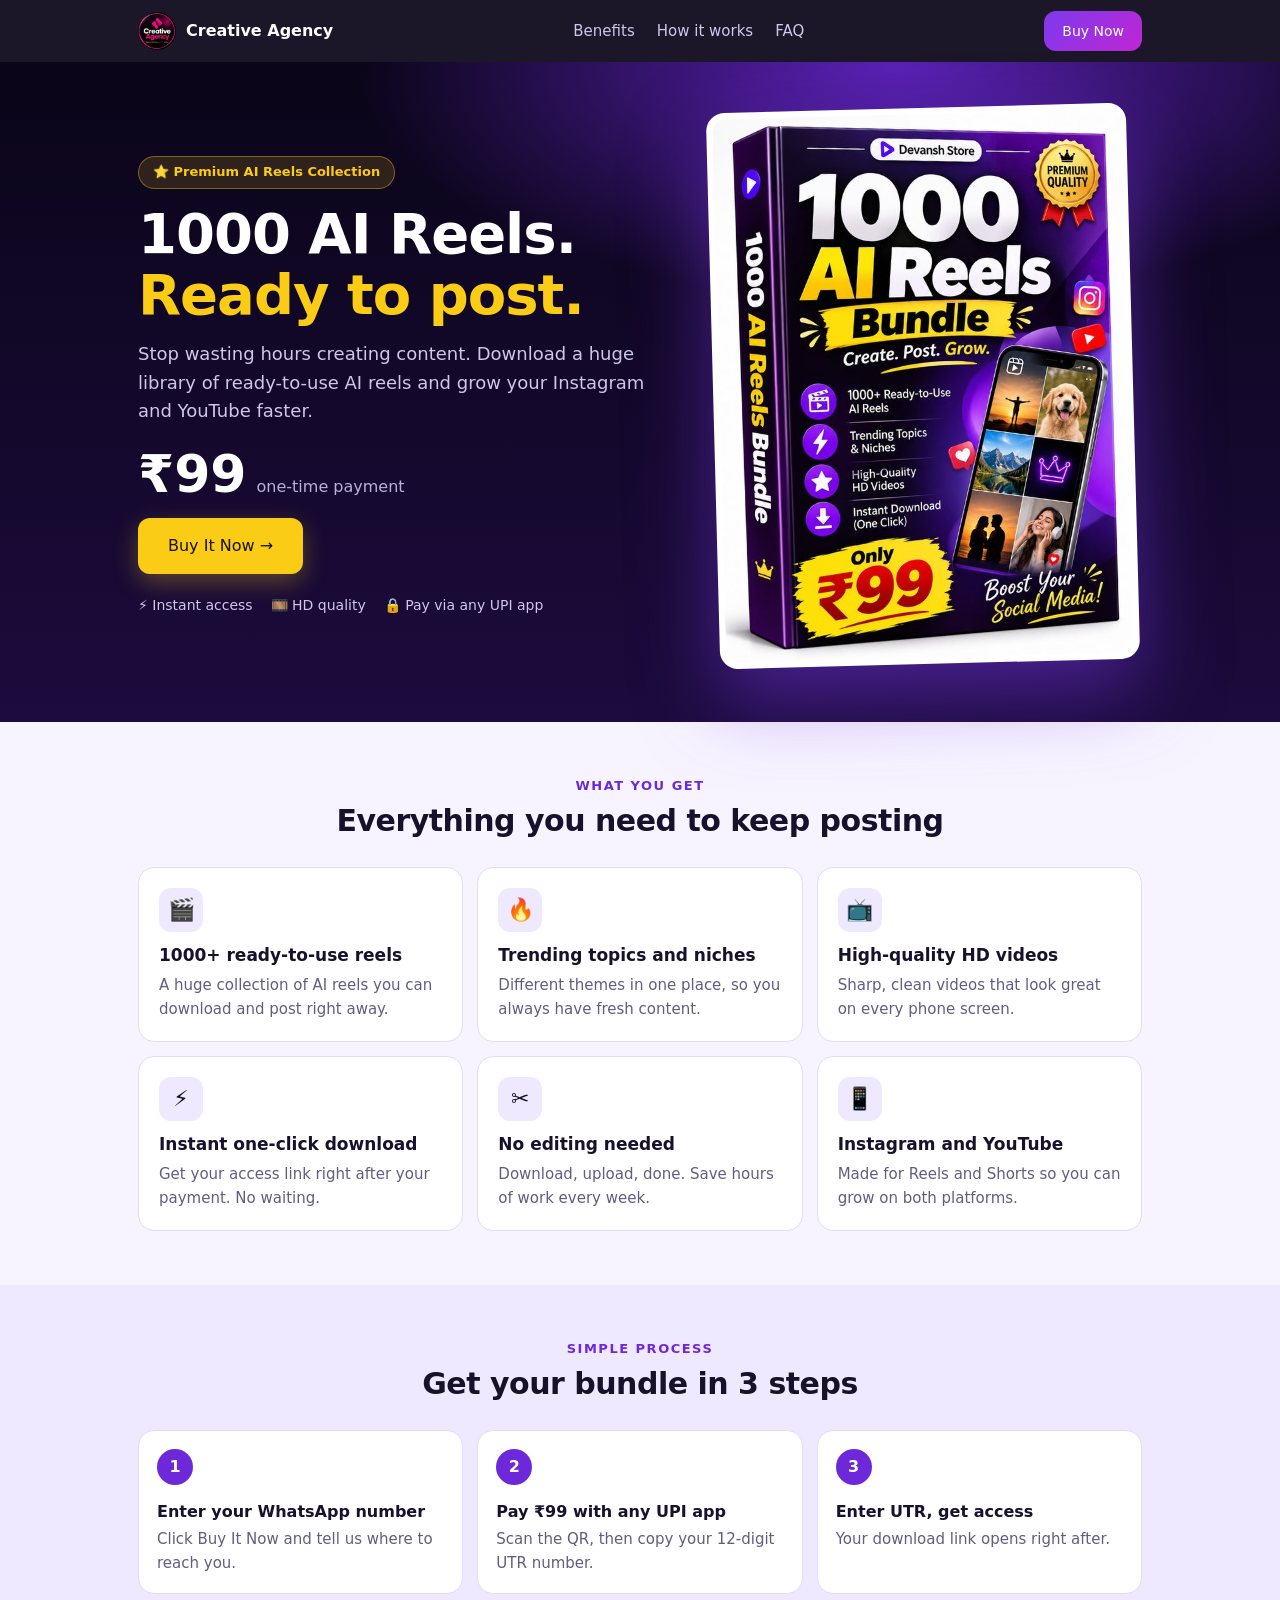
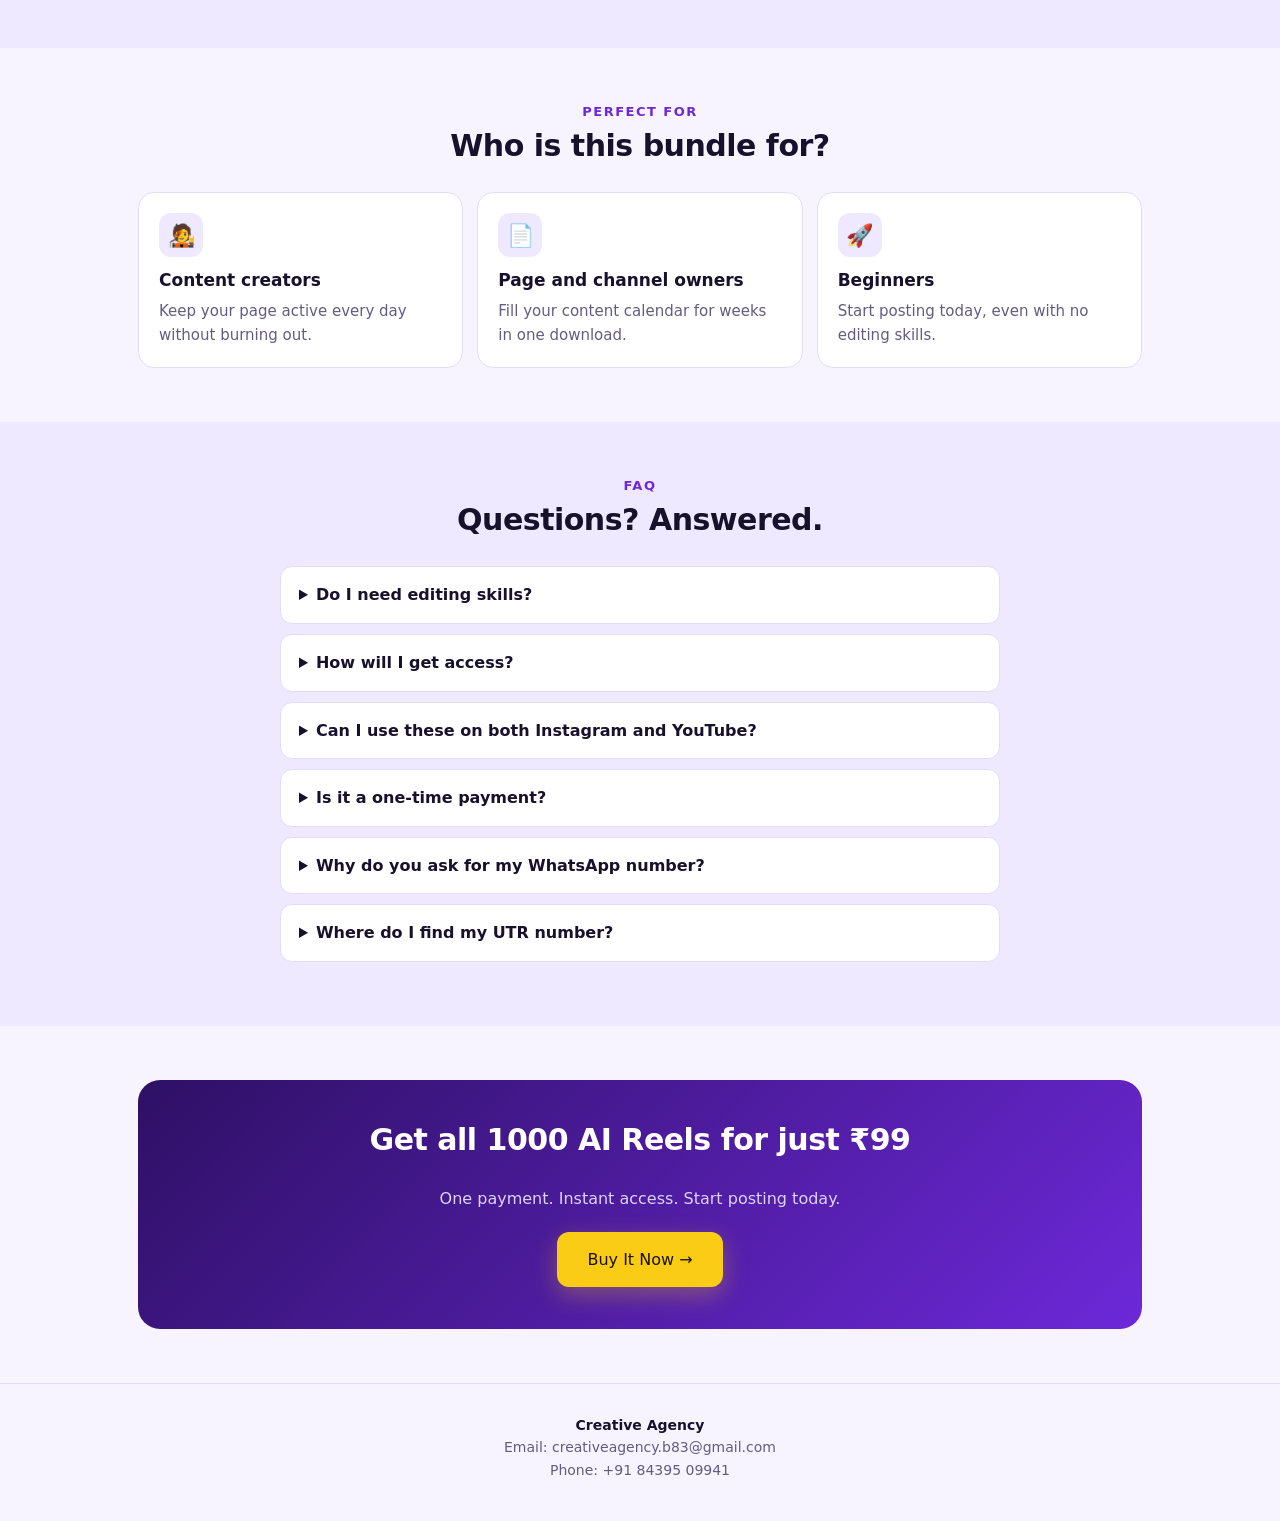
<file: index.html>
<!DOCTYPE html>
<html lang="en"><head><meta charset="utf-8"><meta name="viewport" content="width=device-width, initial-scale=1"><title>1000 AI Reels Bundle – Only ₹99 | Creative Agency</title><link rel="icon" type="image/png" href="assets/img/favicon.png"><link rel="shortcut icon" href="favicon.ico"><link rel="apple-touch-icon" href="assets/img/favicon.png"><meta property="og:title" content="1000 AI Reels Bundle – Only ₹99"><meta property="og:description" content="1000 ready-to-use AI reels for Instagram and YouTube. One-time payment, instant access."><link rel="stylesheet" href="assets/css/style.css"><script src="assets/js/config.js"></script></head><body>
<div class="nav"><div class="w"><a class="logo" href="index.html"><img src="assets/img/logo.jpg" alt="">Creative Agency</a><div class="nl"><a href="#benefits">Benefits</a><a href="#how">How it works</a><a href="#faq">FAQ</a></div><a class="btn sm" href="checkout.html">Buy Now</a></div></div>

<div class="hero"><div class="w"><div>
<span class="pill">⭐ Premium AI Reels Collection</span>
<h1>1000 AI Reels.<br><em>Ready to post.</em></h1>
<p>Stop wasting hours creating content. Download a huge library of ready-to-use AI reels and grow your Instagram and YouTube faster.</p>
<div class="pr"><b>₹99</b><span>one-time payment</span></div>
<a class="btn gold" href="checkout.html">Buy It Now →</a>
<div class="trust"><span>⚡ Instant access</span><span>🎞️ HD quality</span><span>🔒 Pay via any UPI app</span></div>
</div><div class="shot"><img src="assets/img/box.jpg" alt="1000 AI Reels Bundle"></div></div></div>

<section class="s" id="benefits"><div class="w"><div class="kick">What you get</div><h2>Everything you need to keep posting</h2><div class="grid">
<div class="c"><i>🎬</i><h3>1000+ ready-to-use reels</h3><p>A huge collection of AI reels you can download and post right away.</p></div>
<div class="c"><i>🔥</i><h3>Trending topics and niches</h3><p>Different themes in one place, so you always have fresh content.</p></div>
<div class="c"><i>📺</i><h3>High-quality HD videos</h3><p>Sharp, clean videos that look great on every phone screen.</p></div>
<div class="c"><i>⚡</i><h3>Instant one-click download</h3><p>Get your access link right after your payment. No waiting.</p></div>
<div class="c"><i>✂️</i><h3>No editing needed</h3><p>Download, upload, done. Save hours of work every week.</p></div>
<div class="c"><i>📱</i><h3>Instagram and YouTube</h3><p>Made for Reels and Shorts so you can grow on both platforms.</p></div></div></div></section>

<section class="s alt" id="how"><div class="w"><div class="kick">Simple process</div><h2>Get your bundle in 3 steps</h2><div class="steps">
<div class="st"><b class="n">1</b><div><b>Enter your WhatsApp number</b><p>Click Buy It Now and tell us where to reach you.</p></div></div>
<div class="st"><b class="n">2</b><div><b>Pay ₹99 with any UPI app</b><p>Scan the QR, then copy your 12-digit UTR number.</p></div></div>
<div class="st"><b class="n">3</b><div><b>Enter UTR, get access</b><p>Your download link opens right after.</p></div></div></div></div></section>

<section class="s"><div class="w"><div class="kick">Perfect for</div><h2>Who is this bundle for?</h2><div class="grid">
<div class="c"><i>🧑‍🎤</i><h3>Content creators</h3><p>Keep your page active every day without burning out.</p></div>
<div class="c"><i>📄</i><h3>Page and channel owners</h3><p>Fill your content calendar for weeks in one download.</p></div>
<div class="c"><i>🚀</i><h3>Beginners</h3><p>Start posting today, even with no editing skills.</p></div></div></div></section>

<section class="s alt" id="faq"><div class="w"><div class="kick">FAQ</div><h2>Questions? Answered.</h2>
<details><summary>Do I need editing skills?</summary><p>No. The reels are ready to use. Download them and post.</p></details>
<details><summary>How will I get access?</summary><p>After paying, enter your 12-digit UTR number and the Google Drive download link opens right away.</p></details>
<details><summary>Can I use these on both Instagram and YouTube?</summary><p>Yes, the bundle is made for Instagram Reels and YouTube.</p></details>
<details><summary>Is it a one-time payment?</summary><p>Yes. You pay ₹99 once. There are no monthly charges.</p></details>
<details><summary>Why do you ask for my WhatsApp number?</summary><p>So we can help you quickly if you face any problem with your access. We do not share your number.</p></details>
<details><summary>Where do I find my UTR number?</summary><p>Open your payment in PhonePe, Google Pay or Paytm. The 12-digit UTR (reference number) is in the transaction details.</p></details></div></section>

<section class="s"><div class="w"><div class="cta"><h2>Get all 1000 AI Reels for just ₹99</h2><p>One payment. Instant access. Start posting today.</p><a class="btn gold" href="checkout.html">Buy It Now →</a></div></div></section>
<footer><div class="w"><b>Creative Agency</b><br>Email: creativeagency.b83@gmail.com<br>Phone: +91 84395 09941</div></footer>
</body></html>
</file>
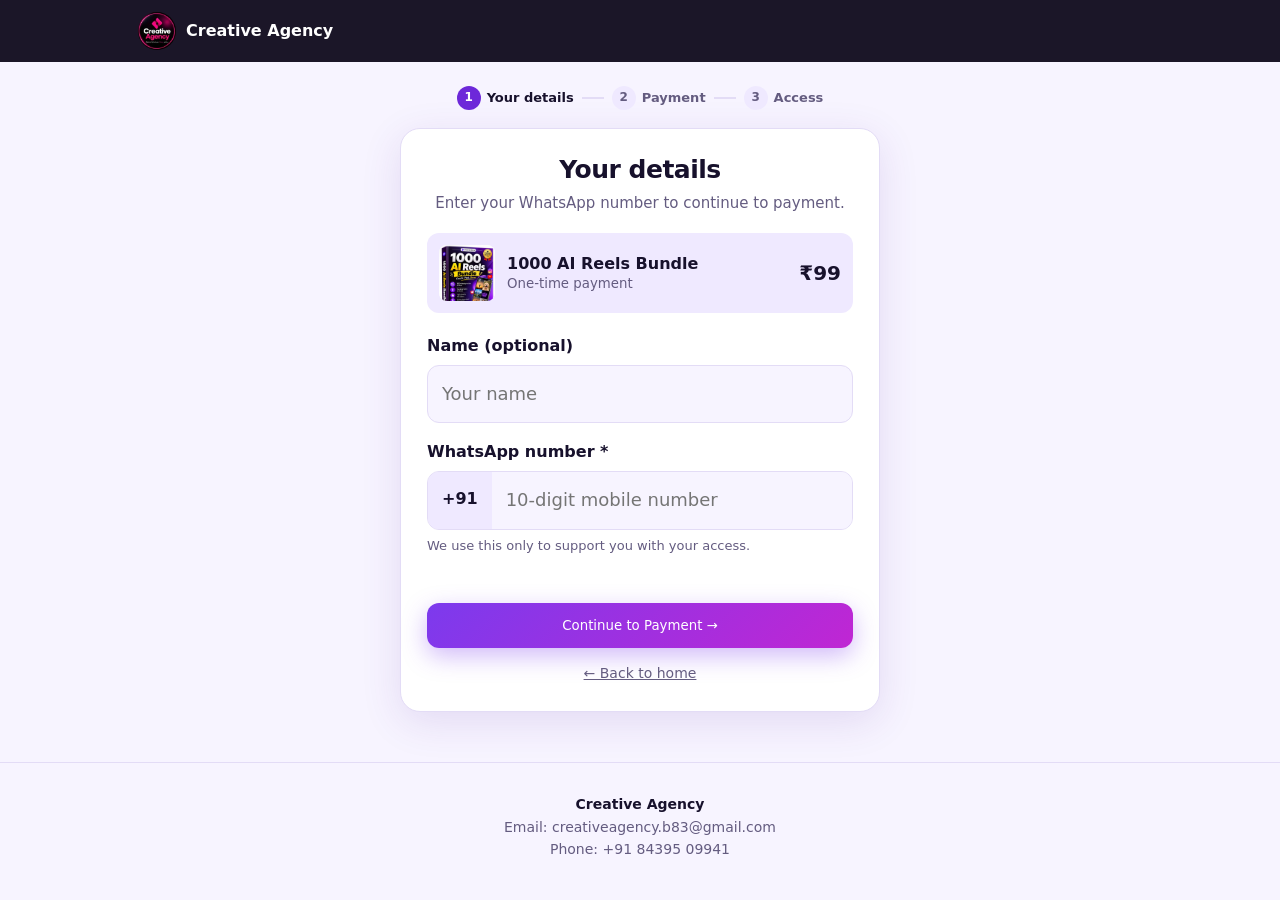
<file: checkout.html>
<!DOCTYPE html>
<html lang="en"><head><meta charset="utf-8"><meta name="viewport" content="width=device-width, initial-scale=1"><title>Checkout – Creative Agency</title><link rel="icon" type="image/png" href="assets/img/favicon.png"><link rel="shortcut icon" href="favicon.ico"><link rel="apple-touch-icon" href="assets/img/favicon.png"><meta property="og:title" content="1000 AI Reels Bundle – Only ₹99"><meta property="og:description" content="1000 ready-to-use AI reels for Instagram and YouTube. One-time payment, instant access."><link rel="stylesheet" href="assets/css/style.css"><script src="assets/js/config.js"></script></head><body>
<div class="nav"><div class="w"><a class="logo" href="index.html"><img src="assets/img/logo.jpg" alt="">Creative Agency</a></div></div>
<div class="w"><div class="prog"><span class="on"><u>1</u>Your details</span><hr><span><u>2</u>Payment</span><hr><span><u>3</u>Access</span></div>

<div class="box"><h2>Your details</h2><p class="sub">Enter your WhatsApp number to continue to payment.</p><div class="sum"><img src="assets/img/box.jpg" alt=""><div>1000 AI Reels Bundle<small>One-time payment</small></div><b>₹99</b></div>
<div class="fld"><label for="nm">Name (optional)</label><input id="nm" placeholder="Your name" autocomplete="name"></div>
<div class="fld"><label for="wa">WhatsApp number *</label><div class="ph"><span>+91</span><input id="wa" inputmode="numeric" maxlength="10" placeholder="10-digit mobile number" autocomplete="tel-national"></div>
<div class="hint">We use this only to support you with your access.</div></div>
<div class="err" id="err"></div>
<button class="btn full" id="go" type="button">Continue to Payment →</button>
<a class="back" href="index.html">← Back to home</a></div></div><footer><div class="w"><b>Creative Agency</b><br>Email: creativeagency.b83@gmail.com<br>Phone: +91 84395 09941</div></footer>
<script>
function send(d){if(!window.CFG||!CFG.ENDPOINT)return Promise.resolve();
 var c=new AbortController();setTimeout(function(){c.abort()},4000);
 return fetch(CFG.ENDPOINT,{method:'POST',headers:{'Content-Type':'application/json','Accept':'application/json'},body:JSON.stringify(d),signal:c.signal}).catch(function(){})}
function S(k,v){try{if(v===undefined)return sessionStorage.getItem(k);sessionStorage.setItem(k,v)}catch(e){return null}}
</script>
<script>
document.getElementById('go').onclick=function(){
 var wa=document.getElementById('wa').value.replace(/\D/g,''),nm=document.getElementById('nm').value.trim(),e=document.getElementById('err');
 if(!/^[6-9]\d{9}$/.test(wa)){e.textContent='Please enter a valid 10-digit WhatsApp number.';return}
 e.textContent='';this.disabled=true;this.textContent='Please wait...';
 S('wa',wa);S('nm',nm);
 send({stage:'lead',name:nm,whatsapp:'+91'+wa,product:'1000 AI Reels Bundle',price:CFG.PRICE}).then(function(){location.href="payment.html"})};
</script></body></html>
</file>
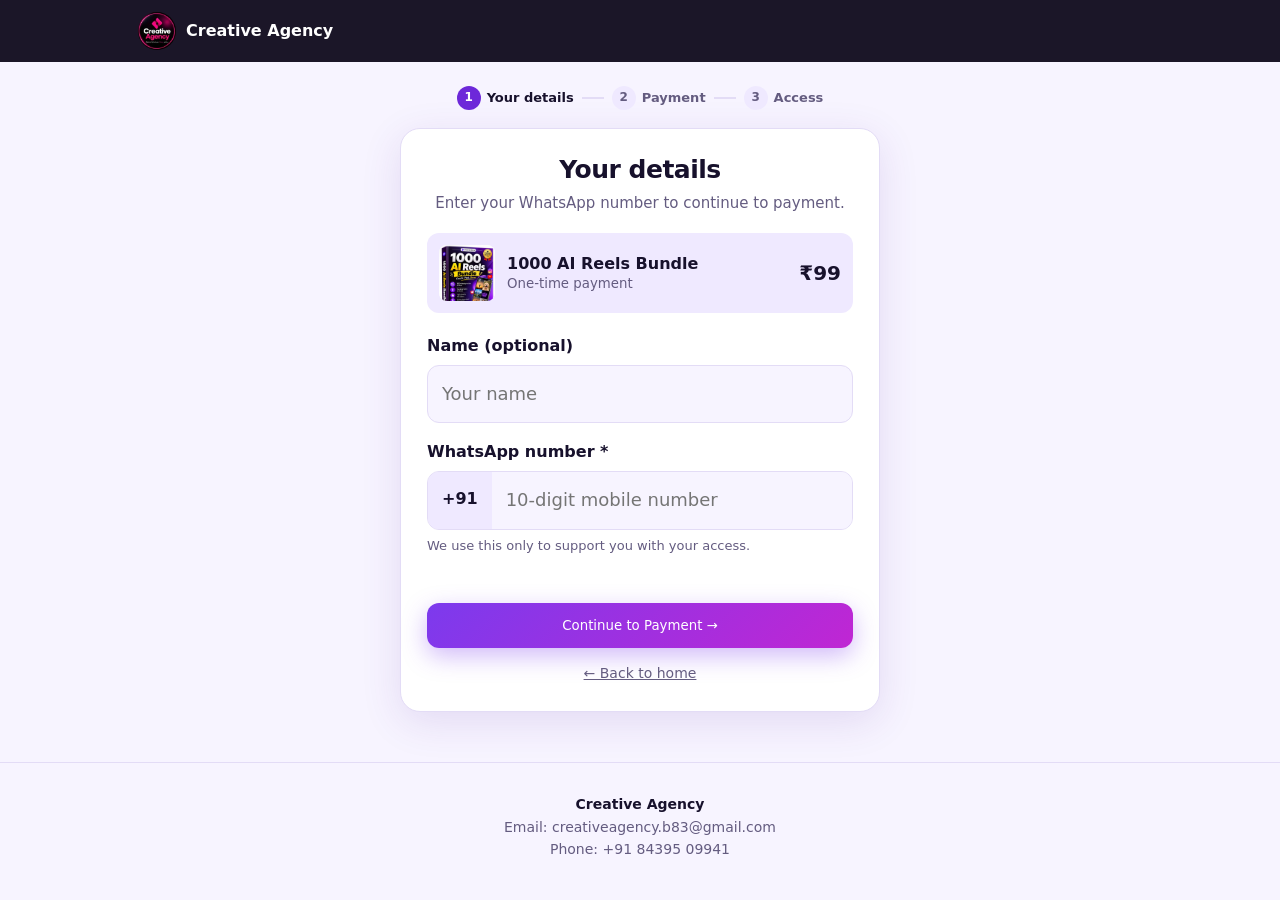
<file: payment.html>
<!DOCTYPE html>
<html lang="en"><head><meta charset="utf-8"><meta name="viewport" content="width=device-width, initial-scale=1"><title>Payment – Creative Agency</title><link rel="icon" type="image/png" href="assets/img/favicon.png"><link rel="shortcut icon" href="favicon.ico"><link rel="apple-touch-icon" href="assets/img/favicon.png"><meta property="og:title" content="1000 AI Reels Bundle – Only ₹99"><meta property="og:description" content="1000 ready-to-use AI reels for Instagram and YouTube. One-time payment, instant access."><link rel="stylesheet" href="assets/css/style.css"><script src="assets/js/config.js"></script></head><body>
<div class="nav"><div class="w"><a class="logo" href="index.html"><img src="assets/img/logo.jpg" alt="">Creative Agency</a></div></div>
<div class="w"><div class="prog"><span class="dn"><u>✓</u>Your details</span><hr><span class="on"><u>2</u>Payment</span><hr><span><u>3</u>Access</span></div>

<div class="box"><h2>Complete your payment</h2><p class="sub">Scan the QR with any UPI app and pay ₹99.</p><div class="sum"><img src="assets/img/box.jpg" alt=""><div>1000 AI Reels Bundle<small>One-time payment</small></div><b>₹99</b></div>
<div class="qr"><img src="assets/img/qr.svg" alt="UPI QR code for ₹99"></div>
<div class="amt">Amount is already filled: <b>₹99</b></div>
<div class="amt" style="margin-top:10px">Or pay to this UPI ID</div>
<div class="upi"><span id="uid"></span><button type="button" id="cb">Copy</button></div>
<a class="btn out full" id="app" href="#">Open UPI app on this phone</a>
<div class="line"></div>
<div class="fld"><label for="utr">Paid already? Enter your UTR number</label><input id="utr" inputmode="numeric" maxlength="12" placeholder="12-digit UTR" autocomplete="off" style="letter-spacing:2px">
<div class="hint">Find it in your UPI app under payment details (UTR / Transaction ID / Reference number).</div></div>
<div class="err" id="err"></div>
<button class="btn full" id="go" type="button">Confirm and get access</button>
<a class="back" href="checkout.html">← Back</a></div></div><footer><div class="w"><b>Creative Agency</b><br>Email: creativeagency.b83@gmail.com<br>Phone: +91 84395 09941</div></footer>
<script>
function send(d){if(!window.CFG||!CFG.ENDPOINT)return Promise.resolve();
 var c=new AbortController();setTimeout(function(){c.abort()},4000);
 return fetch(CFG.ENDPOINT,{method:'POST',headers:{'Content-Type':'application/json','Accept':'application/json'},body:JSON.stringify(d),signal:c.signal}).catch(function(){})}
function S(k,v){try{if(v===undefined)return sessionStorage.getItem(k);sessionStorage.setItem(k,v)}catch(e){return null}}
</script>
<script>
if(!S('wa'))location.replace('checkout.html');
document.getElementById('uid').textContent=CFG.UPI;
document.getElementById('app').href='upi://pay?pa='+CFG.UPI+'&pn=Creative%20Agency&am='+CFG.PRICE+'.00&cu=INR&tn=AI%20Reels%20Bundle';
document.getElementById('cb').onclick=function(){var b=this;function d(){b.textContent='Copied';setTimeout(function(){b.textContent='Copy'},1500)}
 try{navigator.clipboard.writeText(CFG.UPI).then(d,d)}catch(e){d()}};
document.getElementById('go').onclick=function(){
 var u=document.getElementById('utr').value.replace(/\s/g,''),e=document.getElementById('err');
 if(!/^\d{12}$/.test(u)){e.textContent='Please enter a valid 12-digit UTR number (digits only).';return}
 e.textContent='';this.disabled=true;this.textContent='Please wait...';
 S('paid','1');
 send({stage:'payment',name:S('nm')||'',whatsapp:'+91'+S('wa'),utr:u,product:'1000 AI Reels Bundle',price:CFG.PRICE}).then(function(){location.href='thankyou.html'})};
</script></body></html>
</file>
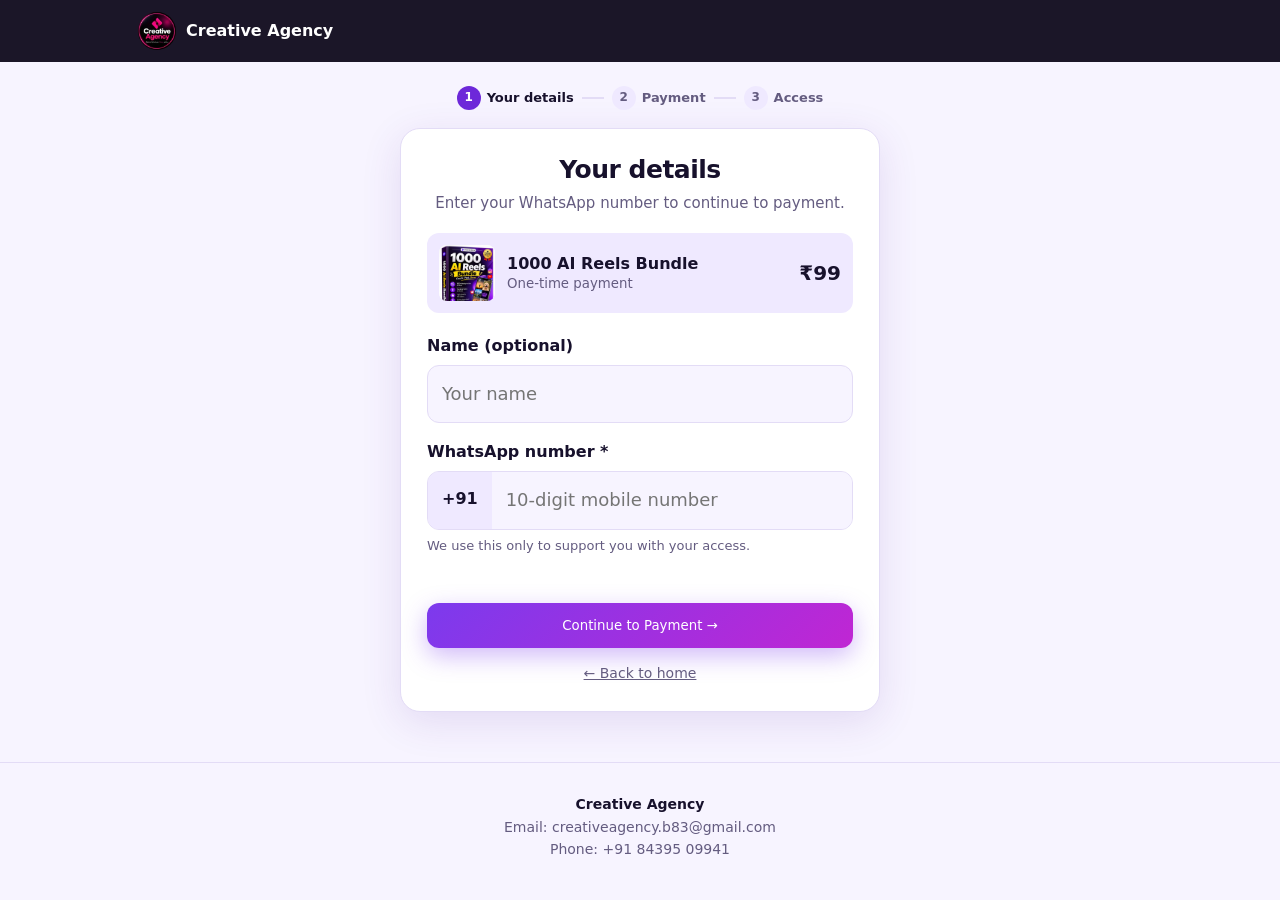
<file: thankyou.html>
<!DOCTYPE html>
<html lang="en"><head><meta charset="utf-8"><meta name="viewport" content="width=device-width, initial-scale=1"><title>Thank you – Creative Agency</title><link rel="icon" type="image/png" href="assets/img/favicon.png"><link rel="shortcut icon" href="favicon.ico"><link rel="apple-touch-icon" href="assets/img/favicon.png"><meta property="og:title" content="1000 AI Reels Bundle – Only ₹99"><meta property="og:description" content="1000 ready-to-use AI reels for Instagram and YouTube. One-time payment, instant access."><link rel="stylesheet" href="assets/css/style.css"><script src="assets/js/config.js"></script></head><body>
<div class="nav"><div class="w"><a class="logo" href="index.html"><img src="assets/img/logo.jpg" alt="">Creative Agency</a></div></div>
<div class="w"><div class="prog"><span class="dn"><u>✓</u>Your details</span><hr><span class="dn"><u>✓</u>Payment</span><hr><span class="on"><u>3</u>Access</span></div>

<div class="box"><div class="tick">✓</div><h2>Thank you for your purchase!</h2><p class="sub">Your 1000 AI Reels Bundle is ready to download.</p>
<a class="btn gold full" id="dl" target="_blank" rel="noopener" href="#">Open My Bundle →</a>
<div class="line"></div>
<p class="amt" style="margin:0">Link not opening? Contact us:<br><b id="em"></b><br><b id="ph"></b></p></div></div><footer><div class="w"><b>Creative Agency</b><br>Email: creativeagency.b83@gmail.com<br>Phone: +91 84395 09941</div></footer>
<script>
function send(d){if(!window.CFG||!CFG.ENDPOINT)return Promise.resolve();
 var c=new AbortController();setTimeout(function(){c.abort()},4000);
 return fetch(CFG.ENDPOINT,{method:'POST',headers:{'Content-Type':'application/json','Accept':'application/json'},body:JSON.stringify(d),signal:c.signal}).catch(function(){})}
function S(k,v){try{if(v===undefined)return sessionStorage.getItem(k);sessionStorage.setItem(k,v)}catch(e){return null}}
</script>
<script>
if(S('paid')!=='1')location.replace(S('wa')?'payment.html':'checkout.html');
document.getElementById('dl').href=CFG.DRIVE;
document.getElementById('em').textContent=CFG.EMAIL;document.getElementById('ph').textContent=CFG.PHONE;
</script></body></html>
</file>
<file: assets/css/style.css>
:root{--bg:#f7f4ff;--card:#fff;--soft:#efe9ff;--tx:#17112c;--mu:#645c80;--pr:#6d28d9;--bd:#e3dcf6;--ok:#15803d;--gold:#facc15}
@media (prefers-color-scheme:dark){:root{--bg:#0e0820;--card:#181030;--soft:#221845;--tx:#f4effd;--mu:#aaa1c8;--pr:#a78bfa;--bd:#2f2452;--ok:#4ade80}}
*{box-sizing:border-box}html{scroll-behavior:smooth}
body{margin:0;background:var(--bg);color:var(--tx);font:16px/1.6 system-ui,-apple-system,"Segoe UI",Roboto,sans-serif}
a{color:inherit}.w{max-width:1040px;margin:0 auto;padding:0 18px}
.nav{position:sticky;top:0;z-index:10;background:rgba(10,5,24,.93);backdrop-filter:blur(10px);color:#fff}
.nav .w{display:flex;align-items:center;justify-content:space-between;height:62px}
.logo{display:flex;align-items:center;gap:10px;font-weight:700;text-decoration:none}
.logo img{width:38px;height:38px;border-radius:50%}
.nl{display:none;gap:22px;font-size:15px}.nl a{text-decoration:none;color:#cfc6ea}.nl a:hover{color:#fff}
.btn{display:inline-flex;align-items:center;justify-content:center;gap:8px;border:0;cursor:pointer;font:700 17px inherit;font-family:inherit;padding:15px 30px;border-radius:12px;text-decoration:none;background:linear-gradient(135deg,#7c3aed,#c026d3);color:#fff;box-shadow:0 8px 24px rgba(124,58,237,.35);transition:transform .15s}
.btn:hover{transform:translateY(-2px)}.btn:active{transform:scale(.98)}
.btn.sm{font-size:14px;padding:9px 18px;box-shadow:none}
.btn.gold{background:var(--gold);color:#1a1200;box-shadow:0 8px 24px rgba(250,204,21,.3)}
.btn.out{background:transparent;color:var(--pr);border:2px solid var(--pr);box-shadow:none;font-size:15px;padding:11px 20px}
.btn.full{width:100%}
.hero{background:radial-gradient(900px 400px at 70% 0,#5b21b6 0,transparent 60%),linear-gradient(180deg,#0a0518,#1c0b3d);color:#fff;padding:46px 0 58px}
.hero .w{display:grid;gap:32px;align-items:center}
.pill{display:inline-block;background:rgba(250,204,21,.14);color:var(--gold);border:1px solid rgba(250,204,21,.4);padding:5px 14px;border-radius:30px;font-size:13px;font-weight:600;margin-bottom:14px}
h1{font-size:40px;line-height:1.1;margin:0 0 14px;letter-spacing:-1px}h1 em{font-style:normal;color:var(--gold)}
.hero p{color:#cfc6ea;font-size:18px;margin:0 0 22px;max-width:520px}
.pr{display:flex;align-items:baseline;gap:10px;margin-bottom:18px}.pr b{font-size:52px;line-height:1}.pr span{color:#b9afd8}
.trust{display:flex;flex-wrap:wrap;gap:8px 18px;margin-top:20px;color:#cfc6ea;font-size:14px}
.shot{background:#fff;border-radius:18px;padding:6px;box-shadow:0 30px 80px rgba(124,58,237,.5);max-width:420px;margin:0 auto;transform:rotate(-1.5deg)}
.shot img{display:block;width:100%;height:auto;border-radius:14px}
section.s{padding:54px 0}.alt{background:var(--soft)}
.kick{color:var(--pr);font-weight:700;font-size:13px;letter-spacing:1.5px;text-transform:uppercase;text-align:center}
h2{font-size:30px;line-height:1.2;margin:6px 0 28px;text-align:center;letter-spacing:-.5px}
.grid{display:grid;gap:14px;grid-template-columns:1fr}
.c{background:var(--card);border:1px solid var(--bd);border-radius:16px;padding:20px}
.c i{font-style:normal;display:grid;place-items:center;width:44px;height:44px;border-radius:12px;background:var(--soft);font-size:22px;margin-bottom:10px}
.c h3{margin:0 0 4px;font-size:17px}.c p{margin:0;color:var(--mu);font-size:15px}
.st{display:flex;gap:14px;align-items:flex-start;background:var(--card);border:1px solid var(--bd);border-radius:16px;padding:18px}
.st b.n{flex:none;width:36px;height:36px;border-radius:50%;background:var(--pr);color:#fff;display:grid;place-items:center}
.st p{margin:2px 0 0;color:var(--mu);font-size:15px}
details{background:var(--card);border:1px solid var(--bd);border-radius:12px;padding:15px 18px;margin:0 auto 10px;max-width:720px}
summary{cursor:pointer;font-weight:600}details p{margin:8px 0 0;color:var(--mu)}
.cta{background:linear-gradient(135deg,#2e1065,#6d28d9);color:#fff;text-align:center;border-radius:22px;padding:42px 20px}
.cta h2{margin-top:0;color:#fff}.cta p{color:#ddd3f7;margin:0 0 20px}
footer{padding:30px 0 40px;text-align:center;color:var(--mu);font-size:14px;border-top:1px solid var(--bd)}footer b{color:var(--tx)}
.prog{display:flex;justify-content:center;align-items:center;gap:8px;padding:24px 0 8px;font-size:13px;color:var(--mu);font-weight:600}
.prog span{display:flex;align-items:center;gap:6px}
.prog u{text-decoration:none;width:24px;height:24px;border-radius:50%;background:var(--soft);display:grid;place-items:center;font-size:12px}
.prog .on{color:var(--tx)}.prog .on u{background:var(--pr);color:#fff}.prog .dn u{background:var(--ok);color:#fff}
.prog hr{width:22px;border:0;border-top:2px solid var(--bd);margin:0}
.box{max-width:480px;margin:10px auto 50px;background:var(--card);border:1px solid var(--bd);border-radius:20px;padding:26px;box-shadow:0 10px 40px rgba(80,30,160,.12);text-align:center}
.box h2{font-size:25px;margin:0 0 6px}.sub{color:var(--mu);margin:0 0 18px;font-size:15px}
.sum{display:flex;gap:12px;align-items:center;text-align:left;background:var(--soft);border-radius:12px;padding:12px;margin-bottom:20px}
.sum img{width:56px;height:56px;object-fit:cover;object-position:top;border-radius:8px;background:#fff}
.sum div{flex:1;font-weight:600;line-height:1.3}.sum small{display:block;color:var(--mu);font-weight:400}.sum b{font-size:20px}
.qr{width:230px;max-width:100%;margin:6px auto 10px;padding:10px;background:#fff;border-radius:14px;border:1px solid var(--bd)}.qr img{display:block;width:100%}
.amt{font-size:14px;color:var(--mu)}
.upi{display:inline-flex;gap:8px;align-items:center;background:var(--soft);border:1px dashed var(--bd);border-radius:10px;padding:8px 12px;margin:6px 0 12px;font-weight:600;word-break:break-all}
.upi button{border:0;background:var(--pr);color:#fff;border-radius:6px;padding:4px 10px;cursor:pointer;font-size:13px}
.line{height:1px;background:var(--bd);margin:20px 0}
label{display:block;text-align:left;font-weight:600;margin:0 0 6px}
.ph{display:flex;border:1.5px solid var(--bd);border-radius:12px;background:var(--bg);overflow:hidden}
.ph span{padding:14px;background:var(--soft);font-weight:600}.ph input{border:0;border-radius:0;flex:1;min-width:0}
input{width:100%;font:inherit;font-size:18px;padding:14px;border-radius:12px;border:1.5px solid var(--bd);background:var(--bg);color:var(--tx)}
input:focus{outline:2px solid var(--pr)}
.fld{margin-bottom:16px}.hint{font-size:13px;color:var(--mu);text-align:left;margin:6px 0 0}
.err{color:#dc2626;font-size:14px;min-height:20px;text-align:left;margin:4px 0 10px}
.back{display:inline-block;margin-top:14px;color:var(--mu);font-size:14px}
.tick{width:72px;height:72px;border-radius:50%;background:rgba(21,128,61,.14);color:var(--ok);display:grid;place-items:center;font-size:36px;margin:0 auto 14px}
@media(min-width:820px){.nl{display:flex}.hero .w{grid-template-columns:1.1fr .9fr}h1{font-size:56px}.grid{grid-template-columns:repeat(3,1fr)}.steps{display:grid;grid-template-columns:repeat(3,1fr);gap:14px}.st{flex-direction:column}}
@media(max-width:819px){.steps{display:grid;gap:14px}}
</file>
